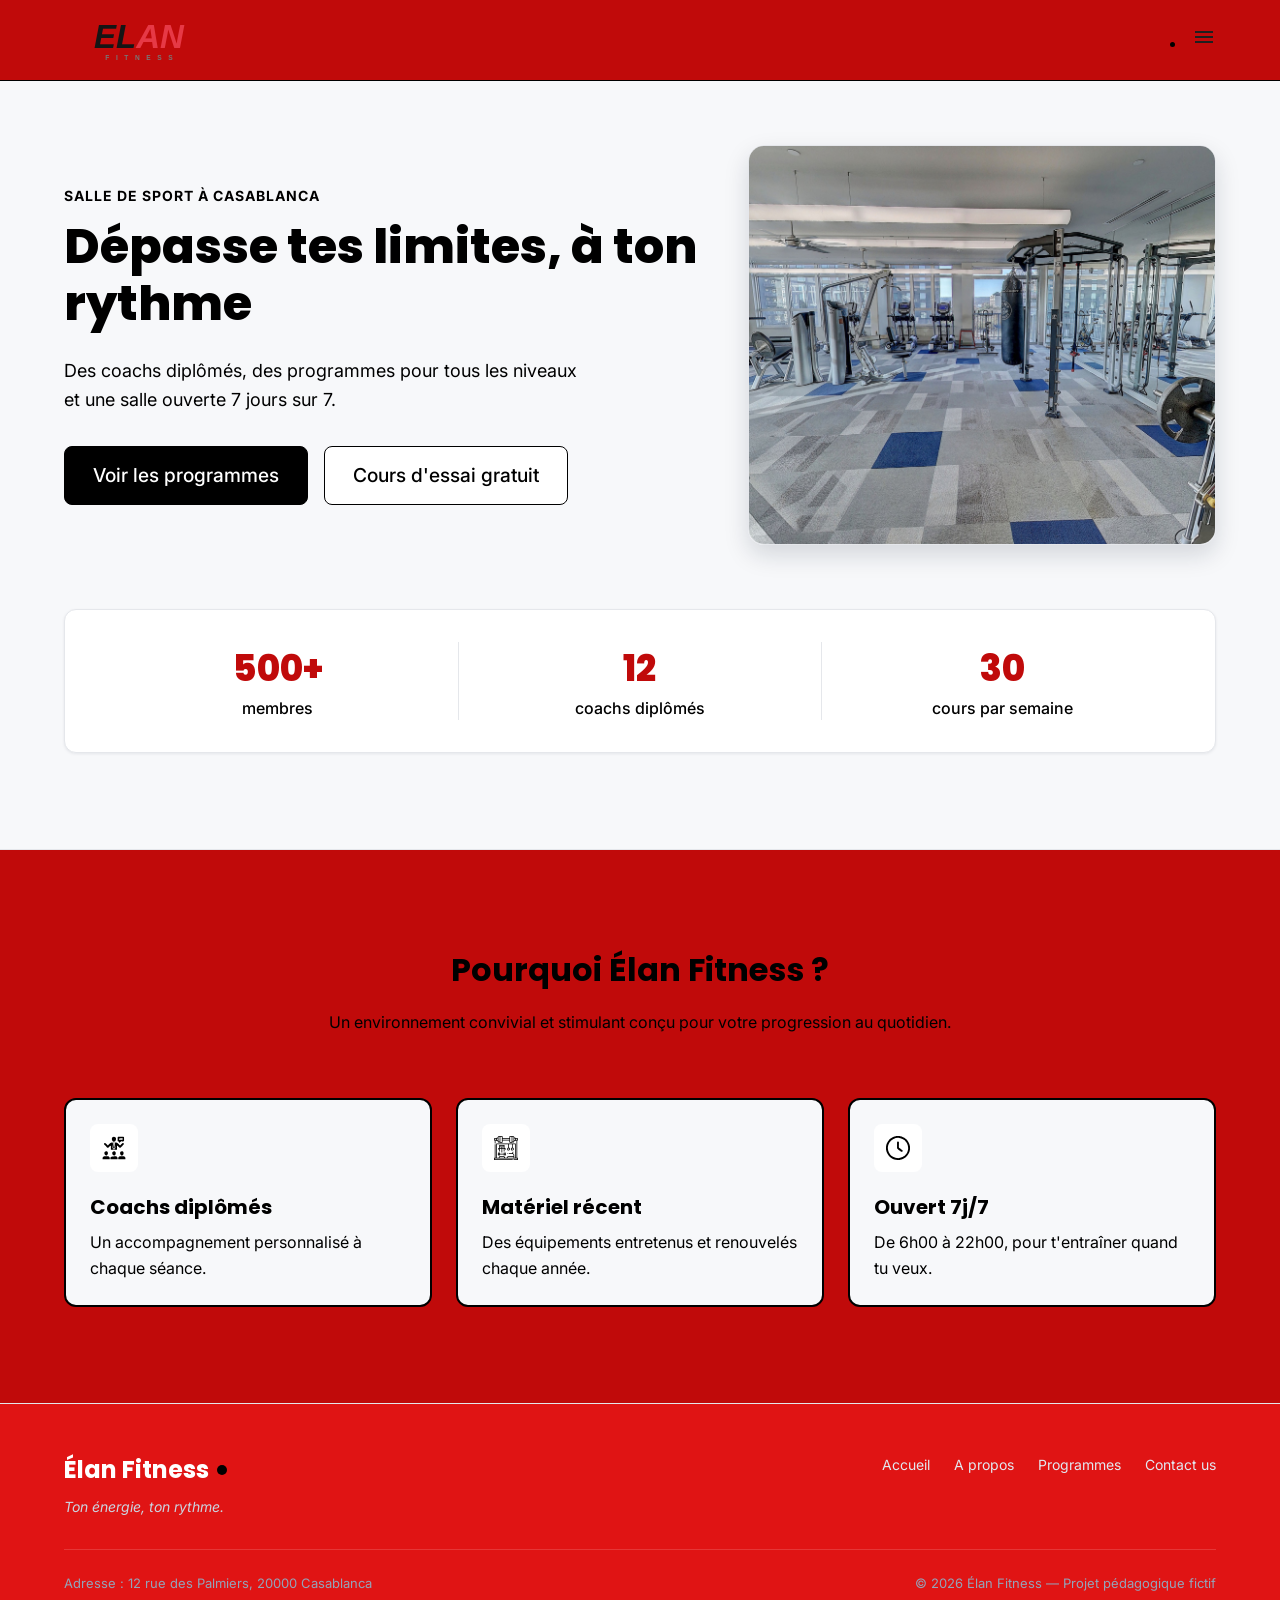
<file: index.html>
<!DOCTYPE html>
<html lang="fr">
<head>
  <meta charset="UTF-8">
  <meta name="viewport" content="width=device-width, initial-scale=1">
  <meta name="description" content="Élan Fitness, salle de sport à Casablanca : musculation, yoga, cardio et boxe fitness avec des coachs diplômés. Réservez votre cours d'essai gratuit.">
  <title>Élan Fitness | Salle de sport à Casablanca</title>
  <link rel="icon" href="img/icon.svg">

  <link rel="preconnect" href="https://fonts.googleapis.com">
  <link rel="preconnect" href="https://fonts.gstatic.com" crossorigin>
  <link href="https://fonts.googleapis.com/css2?family=Inter:wght@400;500;600&family=Poppins:wght@600;700;800&display=swap" rel="stylesheet">

  <link rel="stylesheet" href="style.css">
</head>

<body>

 <header class="en-tete">
    <div class="conteneur en-tete-contenu">
      <a target = "#accueil" href ="index.html" class="logo-link">
      <img src="img/icon.svg" alt="Logo Élan Fitness" class="logo-image"
      width="150" height="150">
      

         <nav aria-label="Navigation principale">
          <ul class="sidebar-menu">
          <li><a target = "#accueil" href ="index.html">Accueil</a></li>
          <li><a target = "#a-propos" href ="about.html" >À propos</a></li>
          <li><a target = "#programmes" href ="program.html" >Programmes</a></li>
          <li><a target = "#contact" href ="contactus.html" >Contact Us</a></li>
          <li onclick=hideSidebar()><a href="#"><svg xmlns="http://www.w3.org/2000/svg" height="24px" viewBox="0 -960 960 960" width="24px" fill="#1f1f1f"><path d="m256-200-56-56 224-224-224-224 56-56 224 224 224-224 56 56-224 224 224 224-56 56-224-224-224 224Z"/></svg>
        </ul>
          <li onclick=showSideBar()><a href="#" ><svg xmlns="http://www.w3.org/2000/svg" height="24px" viewBox="0 -960 960 960" width="24px" fill="#1f1f1f"><path d="M120-240v-80h720v80H120Zm0-200v-80h720v80H120Zm0-200v-80h720v80H120Z"/></svg></a></li>
        </ul>
      </nav>
    </div>
  </header>

  <main>

    <section id="accueil" class="hero">
      <div class="conteneur">

        <div class="hero-contenu">
          <div class="hero-texte">
            <p class="sur-titre">Salle de sport à Casablanca</p>
            <h1>Dépasse tes limites, à ton rythme</h1>
            <p class="hero-description">
              Des coachs diplômés, des programmes pour tous les niveaux et une salle ouverte 7 jours sur 7.
            </p>
            <div class="boutons">
              <a href="#programmes" class="bouton bouton-principal">Voir les programmes</a>
              <a href="#contact" class="bouton bouton-secondaire">Cours d'essai gratuit</a>
            </div>
          </div>

          <img class="hero-image" src="img/hero.jpg" alt="Des personnes s'entraînent dans une salle de sport lumineuse à Casablanca">
        </div>

        <div class="chiffres">
          <div class="chiffre">
            <p class="chiffre-nombre">500+</p>
            <p>membres</p>
          </div>
          <div class="chiffre">
            <p class="chiffre-nombre">12</p>
            <p>coachs diplômés</p>
          </div>
          <div class="chiffre">
            <p class="chiffre-nombre">30</p>
            <p>cours par semaine</p>
          </div>
        </div>

      </div>
    </section>

    <section class="section section-blanche">
      <div class="conteneur">

        <div class="section-titre">
          <h2>Pourquoi Élan Fitness ?</h2>
          <p>Un environnement convivial et stimulant conçu pour votre progression au quotidien.</p>
        </div>

        <div class="cartes">
          <article class="carte carte-avantage">
            <div class="icone"><img src="img/icone-coach.svg" alt=""></div>
            <h3>Coachs diplômés</h3>
            <p>Un accompagnement personnalisé à chaque séance.</p>
          </article>

          <article class="carte carte-avantage">
            <div class="icone"><img src="img/icone-materiel.svg" alt=""></div>
            <h3>Matériel récent</h3>
            <p>Des équipements entretenus et renouvelés chaque année.</p>
          </article>

          <article class="carte carte-avantage">
            <div class="icone"><img src="img/icone-horloge.svg" alt=""></div>
            <h3>Ouvert 7j/7</h3>
            <p>De 6h00 à 22h00, pour t'entraîner quand tu veux.</p>
          </article>
        </div>

      </div>
    </section>

  </main>

  <footer class="pied-de-page">
    <div class="conteneur">

      <div class="pied-haut">
        <div>
          <p class="logo logo-clair">Élan Fitness</p>
          <p class="slogan">Ton énergie, ton rythme.</p>
        </div>

        <nav aria-label="Navigation du pied de page">
          <ul class="menu menu-pied">
          <li><a target="#acceuil" href="index.html">Accueil</a></li>
          <li><a target="#a-propos" href="about.html"> A propos</a></li>
          <li><a target="#programmes" href="program.html">Programmes</a></li>
          <li><a target="#contactus" href="contactus.html">Contact us</a></li>
          </ul>
        </nav>
      </div>

      <div class="pied-bas">
        <p>Adresse : 12 rue des Palmiers, 20000 Casablanca</p>
        <p>&copy; 2026 Élan Fitness — Projet pédagogique fictif</p>
      </div>

    </div>
  </footer>
<script>
  function showSideBar() {
    const sidebarMenu = document.querySelector('.sidebar-menu');
    sidebarMenu.style.display = 'flex'
  }

  function hideSidebar() {
    const sidebarMenu = document.querySelector('.sidebar-menu');
    sidebarMenu.style.display = 'none'
  }

</script>
</body>
</html>
</file>
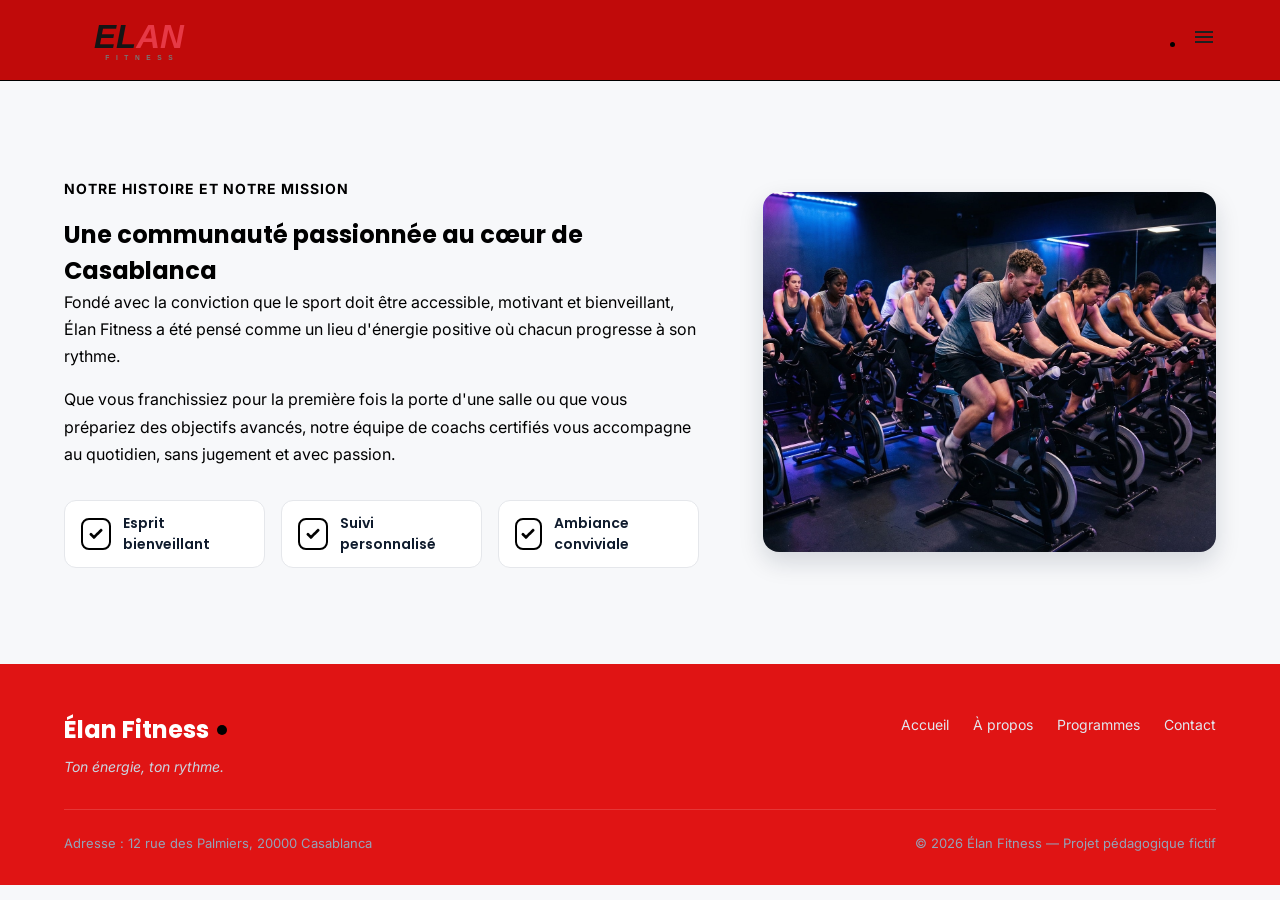
<file: about.html>
<!DOCTYPE html>
<html lang="fr">
<head>
  <meta charset="UTF-8">
  <meta name="viewport" content="width=device-width, initial-scale=1">
  <meta name="description" content="Élan Fitness, salle de sport à Casablanca : musculation, yoga, cardio et boxe fitness avec des coachs diplômés. Réservez votre cours d'essai gratuit.">
  <title>À propos | Élan Fitness, salle de sport à Casablanca</title>
  <link rel="icon" href="img/icon.svg" type="image/svg+xml">

  <link rel="preconnect" href="https://fonts.googleapis.com">
  <link rel="preconnect" href="https://fonts.gstatic.com" crossorigin>
  <link href="https://fonts.googleapis.com/css2?family=Inter:wght@400;500;600&family=Poppins:wght@600;700;800&display=swap" rel="stylesheet">

  <link rel="stylesheet" href="style.css">
</head>

<body>

  <header class="en-tete">
    <div class="conteneur en-tete-contenu">
      <a href="index.html" class="logo-link" aria-label="Élan Fitness, retour à l'accueil">
        <img src="img/icon.svg" alt="Logo Élan Fitness" class="logo-image" width="150" height="150">
      </a>

      <nav aria-label="Navigation principale">
          <ul class="sidebar-menu">
          <li><a target = "#accueil" href ="index.html">Accueil</a></li>
          <li><a target = "#a-propos" href ="about.html" >À propos</a></li>
          <li><a target = "#programmes" href ="program.html" >Programmes</a></li>
          <li><a target = "#contact" href ="contactus.html" >Contact Us</a></li>
          <li onclick=hideSidebar()><a href="#"><svg xmlns="http://www.w3.org/2000/svg" height="24px" viewBox="0 -960 960 960" width="24px" fill="#1f1f1f"><path d="m256-200-56-56 224-224-224-224 56-56 224 224 224-224 56 56-224 224 224 224-56 56-224-224-224 224Z"/></svg>
        </ul>
          <li onclick=showSideBar()><a href="#" ><svg xmlns="http://www.w3.org/2000/svg" height="24px" viewBox="0 -960 960 960" width="24px" fill="#1f1f1f"><path d="M120-240v-80h720v80H120Zm0-200v-80h720v80H120Zm0-200v-80h720v80H120Z"/></svg></a></li>
        </ul>
      </nav>
    </div>
  </header>

  <main>
    <section id="a-propos" class="section">
      <div class="conteneur apropos-contenu">

        <div class="apropos-texte">
          <p class="sur-titre">Notre histoire et notre mission</p>
          <h1>Une communauté passionnée au cœur de Casablanca</h1>
          <p>
            Fondé avec la conviction que le sport doit être accessible, motivant et bienveillant,
            Élan Fitness a été pensé comme un lieu d'énergie positive où chacun progresse à son rythme.
          </p>
          <p>
            Que vous franchissiez pour la première fois la porte d'une salle ou que vous prépariez des
            objectifs avancés, notre équipe de coachs certifiés vous accompagne au quotidien, sans
            jugement et avec passion.
          </p>

          <ul class="valeurs">
            <li class="valeur">
              <div class="icone icone-petite"><img src="img/icone-check.svg" alt=""></div>
              <span>Esprit bienveillant</span>
            </li>
            <li class="valeur">
              <div class="icone icone-petite"><img src="img/icone-check.svg" alt=""></div>
              <span>Suivi personnalisé</span>
            </li>
            <li class="valeur">
              <div class="icone icone-petite"><img src="img/icone-check.svg" alt=""></div>
              <span>Ambiance conviviale</span>
            </li>
          </ul>
        </div>

        <img class="apropos-image" src="img/equipe.jpg" alt="L'équipe de coachs d'Élan Fitness réunie dans la salle">

      </div>
    </section>
  </main>

  <footer class="pied-de-page">
    <div class="conteneur">

      <div class="pied-haut">
        <div>
          <p class="logo logo-clair">Élan Fitness</p>
          <p class="slogan">Ton énergie, ton rythme.</p>
        </div>

        <nav aria-label="Navigation du pied de page">
          <ul class="menu menu-pied">
            <li><a href="index.html">Accueil</a></li>
            <li><a href="about.html">À propos</a></li>
            <li><a href="program.html">Programmes</a></li>
            <li><a href="contactus.html">Contact</a></li>
          </ul>
        </nav>
      </div>

      <div class="pied-bas">
        <p>Adresse : 12 rue des Palmiers, 20000 Casablanca</p>
        <p>&copy; 2026 Élan Fitness — Projet pédagogique fictif</p>
      </div>

    </div>
  </footer>

  <script>
  function showSideBar() {
    const sidebarMenu = document.querySelector('.sidebar-menu');
    sidebarMenu.style.display = 'flex'
  }

  function hideSidebar() {
    const sidebarMenu = document.querySelector('.sidebar-menu');
    sidebarMenu.style.display = 'none'
  }
</script>

</body>
</html>
</file>
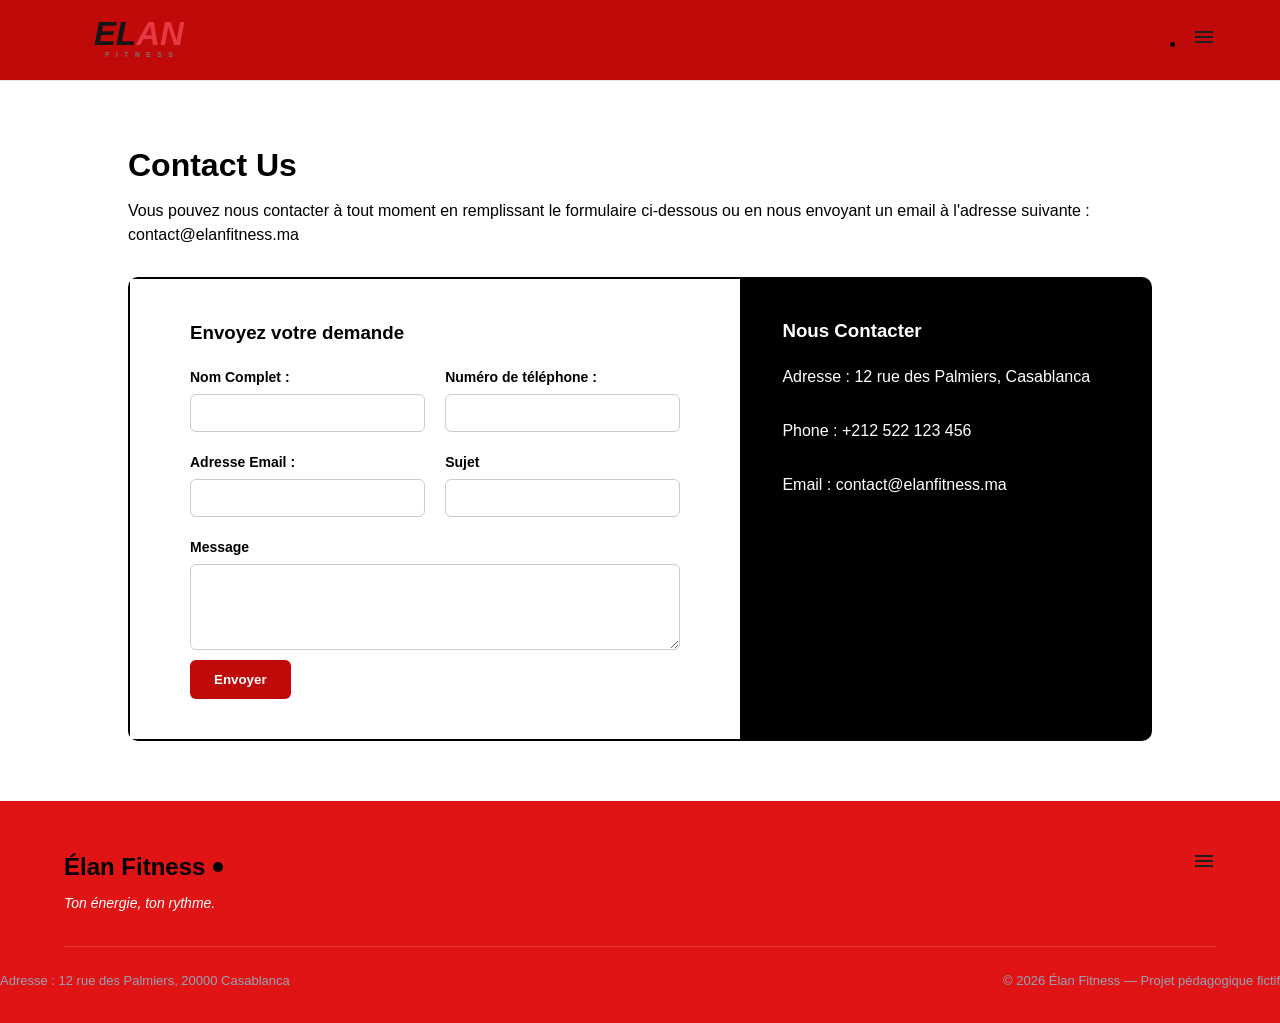
<file: contactus.html>
<!DOCTYPE html>
<html lang="fr">
<head>
  <meta charset="UTF-8">
 <meta name="viewport" content="width=device-width, initial-scale=1">
  <title>Élan Fitness | Salle de sport à Casablanca</title>
    <link rel="icon" href="img/icon.svg">

  <link rel="stylesheet" href="contactus.css">
</head>
<body>

 <header class="en-tete">
    <div class="conteneur en-tete-contenu">
      <a target = "#accueil" href ="index.html" class="logo-link">
      <img src="img/icon.svg" alt="Logo Élan Fitness" class="logo-image"
      width="150" height="150">
      

                <nav aria-label="Navigation principale">
          <ul class="sidebar-menu">
          <li><a target = "#accueil" href ="index.html">Accueil</a></li>
          <li><a target = "#a-propos" href ="about.html" >À propos</a></li>
          <li><a target = "#programmes" href ="program.html" >Programmes</a></li>
          <li><a target = "#contact" href ="contactus.html" >Contact Us</a></li>
          <li onclick=hideSidebar()><a href="#"><svg xmlns="http://www.w3.org/2000/svg" height="24px" viewBox="0 -960 960 960" width="24px" fill="#1f1f1f"><path d="m256-200-56-56 224-224-224-224 56-56 224 224 224-224 56 56-224 224 224 224-56 56-224-224-224 224Z"/></svg>
        </ul>
          <li onclick=showSideBar()><a href="#" ><svg xmlns="http://www.w3.org/2000/svg" height="24px" viewBox="0 -960 960 960" width="24px" fill="#1f1f1f"><path d="M120-240v-80h720v80H120Zm0-200v-80h720v80H120Zm0-200v-80h720v80H120Z"/></svg></a></li>
        </ul>
      </nav>
      
    </div>
  </header>

  <main class="container"> 
    <h1>Contact Us</h1>
    <p>Vous pouvez nous contacter à tout moment en remplissant le formulaire ci-dessous ou en nous envoyant un email à l'adresse suivante : contact@elanfitness.ma</p>

    <div class="contact-box">
   
      <div class="contact-left">
        <h3>Envoyez votre demande</h3>
        <form>
          <div class="input-row">
            <div class="input-group">
              <label for="name">Nom Complet :</label>
              <input type="text" id="name">
            </div>
            <div class="input-group">
              <label for="phone">Numéro de téléphone :</label>
              <input type="text" id="phone">
            </div>
          </div>

          <div class="input-row">
            <div class="input-group">
              <label for="email">Adresse Email :</label>
              <input type="email" id="email">
            </div>
            <div class="input-group">
              <label for="subject">Sujet</label>
              <input type="text" id="subject">
            </div>
          </div>

          <div class="input-group">
            <label for="message">Message</label>
            <textarea id="message" rows="4"></textarea>
          </div>

          <button type="submit" class="btn-send">Envoyer</button>
        </form>
      </div>

     
      <div class="contact-right">
        <h3>Nous Contacter</h3>
        <p>Adresse : 12 rue des Palmiers, Casablanca</p>
        <p>Phone : +212 522 123 456</p>
        <p>Email : contact@elanfitness.ma</p>
      </div>
    </div>
  </main>

  <footer class="pied-de-page">
    <div class="conteneur">
      <div class="pied-haut">
        <div>
          <p class="logo logo-clair">Élan Fitness</p>
          <p class="slogan">Ton énergie, ton rythme.</p>
        </div>
        <nav aria-label="Navigation principale">
          <ul class="sidebar-menu">
          <li><a target = "#accueil" href ="index.html">Accueil</a></li>
          <li><a target = "#a-propos" href ="about.html" >À propos</a></li>
          <li><a target = "#programmes" href ="program.html" >Programmes</a></li>
          <li><a target = "#contact" href ="contactus.html" >Contact Us</a></li>
          <li onclick=hideSidebar()><a href="#"><svg xmlns="http://www.w3.org/2000/svg" height="24px" viewBox="0 -960 960 960" width="24px" fill="#1f1f1f"><path d="m256-200-56-56 224-224-224-224 56-56 224 224 224-224 56 56-224 224 224 224-56 56-224-224-224 224Z"/></svg>
        </ul>
          <li onclick=showSideBar()><a href="#" ><svg xmlns="http://www.w3.org/2000/svg" height="24px" viewBox="0 -960 960 960" width="24px" fill="#1f1f1f"><path d="M120-240v-80h720v80H120Zm0-200v-80h720v80H120Zm0-200v-80h720v80H120Z"/></svg></a></li>
        </ul>
      </nav>
    </div>
  </header>

      </div>
      <div class="pied-bas">
        <p>Adresse : 12 rue des Palmiers, 20000 Casablanca</p>
        <p>&copy; 2026 Élan Fitness — Projet pédagogique fictif</p>
      </div>
    </div>
  </footer>
<script>
  function showSideBar() {
    const sidebarMenu = document.querySelector('.sidebar-menu');
    sidebarMenu.style.display = 'flex'
  }

  function hideSidebar() {
    const sidebarMenu = document.querySelector('.sidebar-menu');
    sidebarMenu.style.display = 'none'
  }
</script>
</body>
</html>
</file>
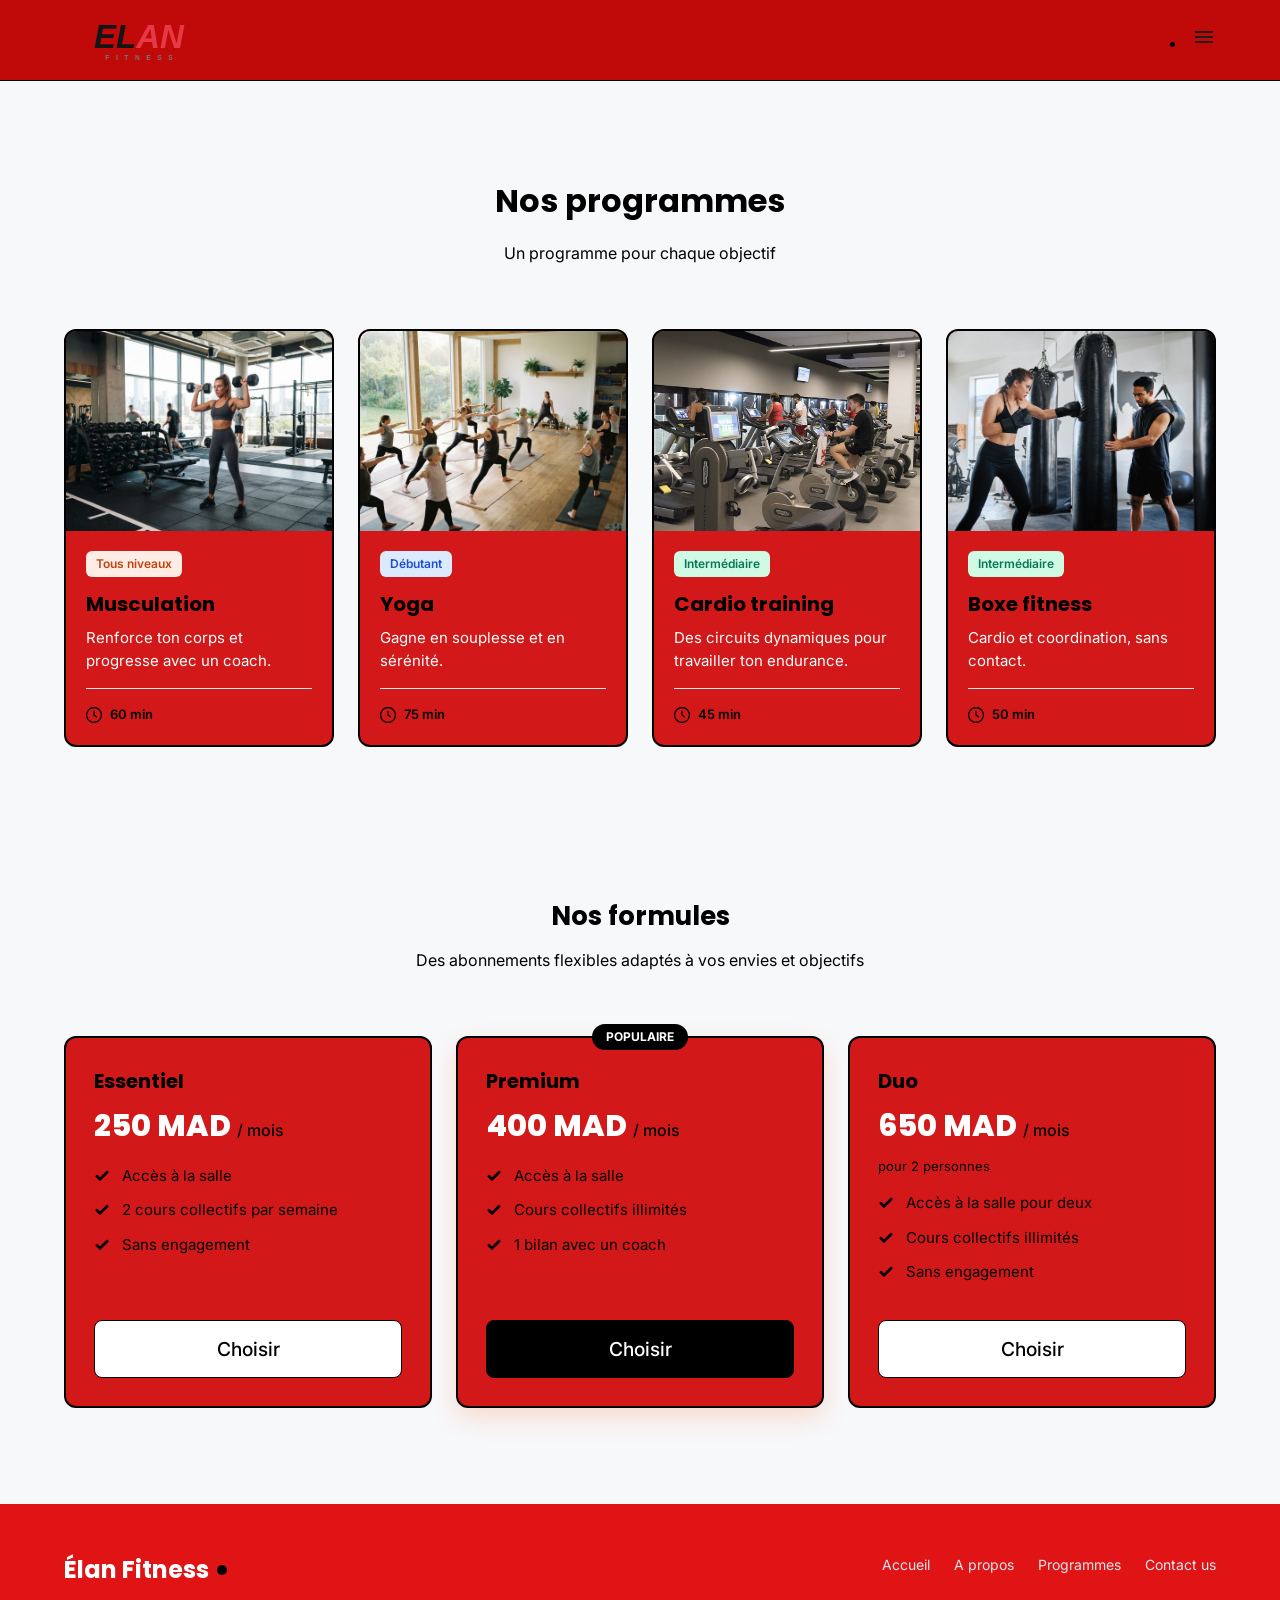
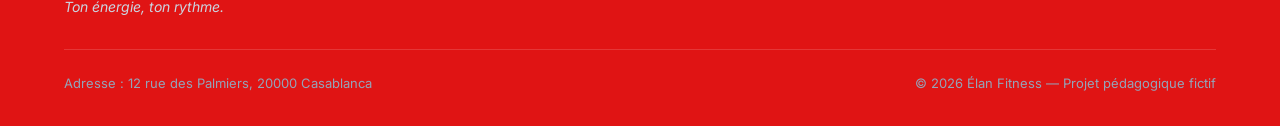
<file: program.html>
<!DOCTYPE html>
<html lang="fr">
<head>
  <meta charset="UTF-8">
 <meta name="viewport" content="width=device-width, initial-scale=1">
  <meta name="description" content="Élan Fitness, salle de sport à Casablanca : musculation, yoga, cardio et boxe fitness avec des coachs diplômés. Réservez votre cours d'essai gratuit.">
  <title>Élan Fitness | Salle de sport à Casablanca</title>
    <link rel="icon" href="img/icon.svg">

  <link rel="preconnect" href="https://fonts.googleapis.com">
  <link rel="preconnect" href="https://fonts.gstatic.com" crossorigin>
  <link href="https://fonts.googleapis.com/css2?family=Inter:wght@400;500;600&family=Poppins:wght@600;700;800&display=swap" rel="stylesheet">

  <link rel="stylesheet" href="style.css">
</head>

<body>

  <header class="en-tete">
    <div class="conteneur en-tete-contenu">
      <a target = "#accueil" href ="index.html" class="logo-link">
      <img src="img/icon.svg" alt="Logo Élan Fitness" class="logo-image"
      width="150" height="150">
      

         <nav aria-label="Navigation principale">
          <ul class="sidebar-menu">
          <li><a target = "#accueil" href ="index.html">Accueil</a></li>
          <li><a target = "#a-propos" href ="about.html" >À propos</a></li>
          <li><a target = "#programmes" href ="program.html" >Programmes</a></li>
          <li><a target = "#contact" href ="contactus.html" >Contact Us</a></li>
          <li onclick=hideSidebar()><a href="#"><svg xmlns="http://www.w3.org/2000/svg" height="24px" viewBox="0 -960 960 960" width="24px" fill="#1f1f1f"><path d="m256-200-56-56 224-224-224-224 56-56 224 224 224-224 56 56-224 224 224 224-56 56-224-224-224 224Z"/></svg>
        </ul>
          <li onclick=showSideBar()><a href="#" ><svg xmlns="http://www.w3.org/2000/svg" height="24px" viewBox="0 -960 960 960" width="24px" fill="#1f1f1f"><path d="M120-240v-80h720v80H120Zm0-200v-80h720v80H120Zm0-200v-80h720v80H120Z"/></svg></a></li>
        </ul>
      </nav>
    </div>
  </header>
  
<section id="programmes" class="section">
      <div class="conteneur">

        <div class="section-titre">
          <h2>Nos programmes</h2>
          <p>Un programme pour chaque objectif</p>
        </div>

        <div class="cartes">

          <article class="carte carte-programme">
            <img src="img/musculation.jpg" alt="Une sportive soulève des haltères dans l'espace musculation">
            <div class="programme-corps">
              <span class="etiquette etiquette-orange">Tous niveaux</span>
              <h3>Musculation</h3>
              <p>Renforce ton corps et progresse avec un coach.</p>
              <p class="duree"><img src="img/icone-duree.svg" alt="">60 min</p>
            </div>
          </article>

          <article class="carte carte-programme">
            <img src="img/yoga.jpg" alt="Un groupe pratique le yoga sur des tapis dans une salle lumineuse">
            <div class="programme-corps">
              <span class="etiquette etiquette-bleue">Débutant</span>
              <h3>Yoga</h3>
              <p>Gagne en souplesse et en sérénité.</p>
              <p class="duree"><img src="img/icone-duree.svg" alt="">75 min</p>
            </div>
          </article>

          <article class="carte carte-programme">
            <img src="img/cardio.jpg" alt="Des sportifs suivent un circuit de cardio training avec des kettlebells">
            <div class="programme-corps">
              <span class="etiquette etiquette-verte">Intermédiaire</span>
              <h3>Cardio training</h3>
              <p>Des circuits dynamiques pour travailler ton endurance.</p>
              <p class="duree"><img src="img/icone-duree.svg" alt="">45 min</p>
            </div>
          </article>

          <article class="carte carte-programme">
            <img src="img/boxe.jpg" alt="Une sportive frappe un sac de frappe pendant un cours de boxe fitness">
            <div class="programme-corps">
              <span class="etiquette etiquette-verte">Intermédiaire</span>
              <h3>Boxe fitness</h3>
              <p>Cardio et coordination, sans contact.</p>
              <p class="duree"><img src="img/icone-duree.svg" alt="">50 min</p>
            </div>
          </article>

        </div>

        <div class="formules">

          <div class="section-titre">
            <h3>Nos formules</h3>
            <p>Des abonnements flexibles adaptés à vos envies et objectifs</p>
          </div>

          <div class="cartes">

            <article class="carte formule">
              <h4>Essentiel</h4>
              <p class="prix">250 MAD <span>/ mois</span></p>
              <ul class="formule-liste">
                <li>Accès à la salle</li>
                <li>2 cours collectifs par semaine</li>
                <li>Sans engagement</li>
              </ul>
              <a href="#contact" class="bouton bouton-secondaire">Choisir</a>
            </article>

            <article class="carte formule formule-populaire">
              <p class="badge-populaire">Populaire</p>
              <h4>Premium</h4>
              <p class="prix">400 MAD <span>/ mois</span></p>
              <ul class="formule-liste">
                <li>Accès à la salle</li>
                <li>Cours collectifs illimités</li>
                <li>1 bilan avec un coach</li>
              </ul>
              <a href="#contact" class="bouton bouton-principal">Choisir</a>
            </article>

            <article class="carte formule">
              <h4>Duo</h4>
              <p class="prix">650 MAD <span>/ mois</span></p>
              <p class="prix-note">pour 2 personnes</p>
              <ul class="formule-liste">
                <li>Accès à la salle pour deux</li>
                <li>Cours collectifs illimités</li>
                <li>Sans engagement</li>
              </ul>
              <a href="#contact" class="bouton bouton-secondaire">Choisir</a>
            </article>

          </div>
        </div>

      </div>
    </section>

  </main>

  <footer class="pied-de-page">
    <div class="conteneur">

      <div class="pied-haut">
        <div>
          <p class="logo logo-clair">Élan Fitness</p>
          <p class="slogan">Ton énergie, ton rythme.</p>
        </div>

        <nav aria-label="Navigation du pied de page">
          <ul class="menu menu-pied">
          <li><a target="#acceuil" href="index.html">Accueil</a></li>
          <li><a target="#a-propos" href="about.html"> A propos</a></li>
          <li><a target="#programmes" href="program.html">Programmes</a></li>
          <li><a target="#concactus" href="contactus.html">Contact us</a></li>
          </ul>
        </nav>
      </div>

      <div class="pied-bas">
        <p>Adresse : 12 rue des Palmiers, 20000 Casablanca</p>
        <p>&copy; 2026 Élan Fitness — Projet pédagogique fictif</p>
      </div>

    </div>
  </footer>

  <script>
  function showSideBar() {
    const sidebarMenu = document.querySelector('.sidebar-menu');
    sidebarMenu.style.display = 'flex'
  }

  function hideSidebar() {
    const sidebarMenu = document.querySelector('.sidebar-menu');
    sidebarMenu.style.display = 'none'
  }
</script>

</body>
</html>
</file>
<file: style.css>
* {
  box-sizing: border-box;
  margin: 0;
  padding: 0;
}

html {
  scroll-behavior: smooth;
}

body {
  font-family: 'Inter', Arial, sans-serif;
  font-size: 16px;
  line-height: 1.5;
  color: #000000;
  background-color: #F7F8FA;
}

.sidebar-menu a {
  font-family: 'Inter', Arial, sans-serif;
  display: flex;
  font-weight: bold;
  line-height: 5;
  justify-content: center;
  align-items: center;
  font-size: 16px;
  color: #000000;
}

h1, h2, h3, h4 {
  font-family: 'Poppins', Arial, sans-serif;
  color: #000000;
}

a {
  color: inherit;
  text-decoration: none;
}

ul {
  list-style: none;
}

img {
  display: block;
  max-width: 100%;
}

a:focus-visible,
overton:focus-visible {
  outline: 3px solid #FF6B2C;
  outline-offset: 2px;
}

.conteneur {
  width: 100%;
  max-width: 1200px;
  margin: 0 auto;
  padding: 0 24px;
}

.section {
  padding: 96px 0;
}

.section-blanche {
  background-color: #c00a0a;
  border-top: 1px solid #E5E7EB;
  border-bottom: 1px solid #E5E7EB;
}

.section-titre {
  max-width: 640px;
  color: #000000;
  margin: 0 auto 64px;
  text-align: center;
}

.section-titre h2 {
  font-size: 32px;
  margin-bottom: 16px;
}

.section-titre h3 {
  font-size: 26px;
  margin-bottom: 12px;
}

.section-titre p {
  color: #fafbfa;
  color: #000000;
}

.sur-titre {
  font-size: 14px;
  font-weight: bold;
  color: #000000;
  text-transform: uppercase;
  letter-spacing: 1px;
  margin-bottom: 12px;
}

.bouton {
  display: inline-block;
  padding: 14px 28px;
  border-radius: 8px;
  font-size: 16px;
  font-weight: 600;
  text-align: center;
  cursor: pointer;
}

.bouton-principal {
  background-color: #000000;
  border: 1px solid #000000;
  font-size: 1.2rem;
  font-weight: 500;
  cursor: pointer;
  transition: 150ms ease-in-out;
  color: #FFFFFF;
}

.bouton-principal:hover {
  background-color: #000000;
  scale: 1.05;
}

.bouton-secondaire {
  background-color: #ffffff;
  font-size: 1.2rem;
  font-weight: 500;
  cursor: pointer;
  transition: 150ms ease-in-out;
  color: #FFFFFF;
  border: 1px solid #000000;
  color: #000000;
}

.bouton-secondaire:hover {
  background-color: #ffffff;
  scale: 1.05;
}

.cartes {
  display: flex;
  gap: 24px;
}

.carte {
  flex: 1;
  background-color: #d21818;
  border: 2px solid #000000;
  border-radius: 12px;
  box-shadow: 0 1px 3px rgba(247, 245, 245, 0.08);
}

.carte:hover {
  scale: 1.05;
}

.icone {
  width: 48px;
  height: 48px;
  background-color: #ffffff;
  border-radius: 8px;
  display: flex;
  align-items: center;
  justify-content: center;
}

.icone img {
  width: 24px;
  height: 24px;
}

.icone-petite {
  width: 32px;
  height: 32px;
  border: 2px solid #000000;
}

.icone-petite img {
  width: 16px;
  height: 16px;
}

.en-tete {
  position: sticky;
  top: 0;
  z-index: 10;
  background-color: #c00a0a;
  border-bottom: 1px solid #000000;
}

.en-tete-contenu {
  height: 80px;
  display: flex;
  align-items: center;
  justify-content: space-between;
}

.logo {
  display: flex;
  align-items: center;
  font-family: 'Poppins', Arial, sans-serif;
  font-size: 24px;
  font-weight: 700;
  color: #ffffff;
}

.logo::after {
  content: "";
  width: 10px;
  height: 10px;
  margin-left: 8px;
  background-color: #000000;
  border-radius: 50%;
}

.menu {
  display: flex;
  gap: 32px;
}

.menu a {
  font-weight: 500;
  padding-bottom: 4px;
  border-bottom: 2px solid transparent;
}

.menu a:hover {
  color: #f9f8f8;
}

.menu .lien-actif {
  color: #000000;
  font-weight: 600;
  border-bottom-color: #000000;
}

.hero {
  padding: 64px 0 96px;
}

.hero-contenu {
  display: flex;
  align-items: center;
  gap: 32px;
}

.hero-texte {
  flex: 7;
}

.hero-texte h1 {
  font-size: 48px;
  font-weight: 800;
  line-height: 1.2;
  margin-bottom: 24px;
}

.hero-description {
  max-width: 520px;
  font-size: 18px;
  line-height: 1.6;
  color: #000000;
  margin-bottom: 32px;
}

.boutons {
  display: flex;
  flex-wrap: wrap;
  gap: 16px;
}

.hero-image {
  flex: 5;
  min-width: 0;
  height: 400px;
  object-fit: cover;
  border-radius: 16px;
  border: 1px solid #E5E7EB;
  box-shadow: 0 10px 25px rgba(15, 27, 45, 0.15);
}

.chiffres {
  display: flex;
  margin-top: 64px;
  padding: 32px;
  background-color: #FFFFFF;
  border: 1px solid #E5E7EB;
  border-radius: 12px;
  box-shadow: 0 1px 3px rgba(15, 27, 45, 0.08);
}

.chiffre {
  flex: 1;
  text-align: center;
  font-weight: 500;
  color: #000000;
}

.chiffre + .chiffre {
  border-left: 1px solid #E5E7EB;
}

.chiffre-nombre {
  font-family: 'Poppins', Arial, sans-serif;
  font-size: 36px;
  font-weight: 800;
  color: #c00a0a;
}

.carte-avantage {
  padding: 24px;
  background-color: #F7F8FA;
  box-shadow: none;
}

.carte-avantage .icone {
  margin-bottom: 20px;
}

.carte-avantage h3 {
  font-size: 20px;
  margin-bottom: 8px;
}

.carte-avantage p {
  color: #000000;
  line-height: 1.6;
}

.apropos-contenu {
  display: flex;
  align-items: center;
  gap: 64px;
}

.apropos-texte {
  flex: 7;
}

.apropos-texte h2 {
  font-size: 36px;
  line-height: 1.2;
  margin-bottom: 20px;
}

.apropos-texte p {
  color: #000000;
  line-height: 1.7;
  margin-bottom: 16px;
}

.valeurs {
  display: flex;
  gap: 16px;
  margin-top: 32px;
}

.valeur {
  flex: 1;
  display: flex;
  align-items: center;
  gap: 12px;
  padding: 12px 16px;
  background-color: #FFFFFF;
  border: 1px solid #E5E7EB;
  border-radius: 12px;
  font-family: 'Poppins', Arial, sans-serif;
  font-size: 14px;
  font-weight: 600;
  color: #0F1B2D;
}

.apropos-image {
  flex: 5;
  min-width: 0;
  height: 360px;
  object-fit: cover;
  border-radius: 16px;
  box-shadow: 0 10px 25px rgba(15, 27, 45, 0.15);
}

.carte-programme {
  display: flex;
  flex-direction: column;
  overflow: hidden;
}

.carte-programme > img {
  width: 100%;
  height: 200px;
  object-fit: cover;
}

.programme-corps {
  flex: 1;
  display: flex;
  flex-direction: column;
  padding: 20px;
}

.programme-corps h3 {
  font-size: 20px;
  margin-bottom: 8px;
}

.programme-corps p {
  font-size: 15px;
  color: #ffffff;
}

.etiquette {
  align-self: flex-start;
  padding: 4px 10px;
  margin-bottom: 12px;
  border-radius: 6px;
  font-size: 12px;
  font-weight: 600;
}

.etiquette-orange {
  background-color: #FFEDE5;
  color: #C2410C;
}

.etiquette-bleue {
  background-color: #DBEAFE;
  color: #1D4ED8;
}

.etiquette-verte {
  background-color: #D1FAE5;
  color: #047857;
}

.programme-corps .duree {
  display: flex;
  align-items: center;
  gap: 8px;
  margin-top: auto;
  padding-top: 16px;
  border-top: 1px solid #E5E7EB;
  font-size: 13px;
  font-weight: 600;
  color: #000000;
}

.programme-corps h3 + p {
  margin-bottom: 16px;
}

.duree img {
  width: 16px;
  height: 16px;
}

.formules {
  margin-top: 150px;
}

.formule {
  position: relative;
  display: flex;
  flex-direction: column;
  padding: 28px;
}

.formule h4 {
  font-size: 20px;
}

.prix {
  margin: 8px 0 16px;
  font-family: 'Poppins', Arial, sans-serif;
  font-size: 30px;
  font-weight: 800;
  color: #ffffff;
}

.prix span {
  font-family: 'Inter', Arial, sans-serif;
  font-size: 16px;
  font-weight: 500;
  color: #000000;
}

.prix-note {
  margin: -8px 0 16px;
  font-size: 13px;
  color: #000000;
}

.formule-liste {
  flex: 10;
  margin-bottom: 24px;
}

.formule-liste li {
  padding-left: 28px;
  margin-bottom: 12px;
  font-size: 15px;
  background-image: url('img/icone-check.svg');
  background-repeat: no-repeat;
  background-position: left center;
  background-size: 16px;
}

.formule .bouton {
  display: block;
}

.formule-populaire {
  border: 2px solid #000000;
  box-shadow: 0 10px 25px rgba(255, 107, 44, 0.2);
}

.badge-populaire {
  position: absolute;
  top: -14px;
  left: 50%;
  transform: translateX(-50%);
  padding: 4px 14px;
  background-color: #000000;
  border-radius: 999px;
  font-size: 12px;
  font-weight: 700;
  text-transform: uppercase;
  color: #FFFFFF;
}

.pied-de-page {
  padding: 48px 0 32px;
  background-color: #e01414;
  color: #FFFFFF;
}

.pied-haut {
  display: flex;
  justify-content: space-between;
  align-items: flex-start;
  padding-bottom: 32px;
  border-bottom: 1px solid rgba(255, 255, 255, 0.15);
}

.logo-clair {
  color: #FFFFFF;
}

.sidebar-menu {
  position: fixed;
  top: 0;
  right: 0;
  height: 100vh;
  width: 250px;
  z-index: 999;
  background-color: #c00a0a;
  box-shadow: -2px 0 5px rgba(0, 0, 0, 0.1);
  display: none;
  flex-direction: column;
  align-items: flex-start;
  justify-content: flex-start;
}

.sidebar-menu li {
  width: 100%;
}

.sidebar-menu a {
  width: 100%;
}

.sidebar-menu a:hover {
  color: #ffffff;
}

.slogan {
  margin-top: 8px;
  font-size: 14px;
  font-style: italic;
  color: #CBD5E1;
}

.menu-pied {
  gap: 24px;
}

.menu-pied a {
  font-size: 14px;
  font-weight: 400;
  color: #E2E8F0;
}

.pied-bas {
  display: flex;
  justify-content: space-between;
  margin-top: 24px;
  font-size: 13px;
  color: #94A3B8;
}

@media (max-width: 1023px) {
  .hero-contenu,
  .apropos-contenu,
  .cartes,
  .valeurs {
    flex-direction: column;
    gap: 24px;
  }

  .chiffres {
    flex-direction: column;
    gap: 16px;
  }

  .chiffre + .chiffre {
    border-left: none;
    border-top: 1px solid #E5E7EB;
    padding-top: 16px;
  }

  .pied-haut,
  .pied-bas {
    flex-direction: column;
    align-items: center;
    text-align: center;
    gap: 16px;
  }

  .en-tete-contenu {
    height: auto !important;
    padding: 14px 20px;
    flex-direction: column;
    gap: 12px;
  }

  .menu {
    flex-wrap: wrap;
    justify-content: center;
    gap: 10px 16px; /* Fixed '16xp' syntax error */
  }
}


@media (max-width: 767px) {
  .container {
    width: 90%;
  }

  .contact-box {
    flex-direction: column;
  }

  .contact-left, 
  .contact-right {
    width: 100%;
  }
}
</file>
<file: contactus.css>
* {
  box-sizing: border-box;
  margin: 0;
  padding: 0;
}

html {
  scroll-behavior: smooth;
}

body {
  font-family: 'Inter', Arial, sans-serif;
  font-size: 16px;
  line-height: 1.5;
  color: #000000;
  background-color: #ffffff;
}

a {
  color: inherit;
  text-decoration: none;
}

ul {
  list-style: none;
}

.conteneur {
  width: 100%;
  max-width: 1200px;
  margin: 0 auto;
  padding: 0 24px;
}

/* Header */
.en-tete {
  position: sticky;
  top: 0;
  z-index: 10;
  background-color: #c00a0a;
  border-bottom: 1px solid #E5E7EB;
}

.en-tete-contenu {
  height: 80px;
  display: flex;
  align-items: center;
  justify-content: space-between;
}

.logo {
  display: flex;
  align-items: center;
  font-family: 'Poppins', Arial, sans-serif;
  font-size: 24px;
  font-weight: 700;
  color: #fdfdfd;
}

.logo::after {
  content: "";
  width: 10px;
  height: 10px;
  margin-left: 8px;
  background-color: #000000;
  border-radius: 50%;
}

.menu {
  display: flex;
  gap: 32px;
}

.menu a {
  font-weight: 500;
  padding-bottom: 4px;
  border-bottom: 2px solid transparent;
}

.menu a:hover {
  color: #000000;
}

.menu .lien-actif {
  color: #000000;
  font-weight: 600;
  border-bottom-color: #000000;
}

.container {
  width: 80%;
  margin: 60px auto;
}

h1 {
  margin-bottom: 10px; 
}

.container p {
  margin-bottom: 30px;
}

.contact-box {
  background: #fff;
  display: flex;
  border-radius: 10px;
  overflow: hidden;
  box-shadow: 0 4px 12px rgba(252, 252, 252, 0.08);
}

.contact-left {
  flex-basis: 60%;
  border: 2px solid #000000;
  padding: 40px 60px;
}

.contact-right {
  flex-basis: 40%;
  padding: 40px;
  background: #000000;
  color: #fff;
}

.contact-left h3, .contact-right h3 {
  margin-bottom: 20px;
}

.input-row {
  display: flex;
  gap: 20px;
  margin-bottom: 20px;
}

.input-group {
  flex: 1;
  display: flex;
  border: 1px #000000;
  flex-direction: column;
}

.input-group label {
  font-weight: 600;
  margin-bottom: 6px;
  border: 1px #000000;
  font-size: 14px;
}

.input-group input, 
.input-group textarea {
  width: 100%;
  padding: 10px 12px;
  border: 1px solid #ccc;
  border-radius: 6px;
  font-family: inherit;
  font-size: 14px;
}

.sidebar-menu a {
  font-family: 'Inter', Arial, sans-serif;
  display: flex;
  font-weight: bold;
  line-height: 5;
  justify-content: center;
  align-items: center;
  font-size: 16px;
  color: #000000;
}

.sidebar-menu {
  position: fixed;
  top: 0;
  right: 0;
  height: 100vh;
  width: 250px;
  z-index: 999;
  background-color: #c00a0a;
  box-shadow: -2px 0 5px rgba(0, 0, 0, 0.1);
  display: none;
  flex-direction: column;
  align-items: flex-start;
  justify-content: flex-start;
}

.sidebar-menu li {
  width: 100%;
}

.sidebar-menu a {
  width: 100%;
}

.sidebar-menu a:hover {
  color: #ffffff;
}

.btn-send {
  background-color: #c00a0a;
  color: #FFFFFF;
  border: none;
  padding: 12px 24px;
  border-radius: 6px;
  font-weight: 600;
  cursor: pointer;
  margin-top: 10px;
}

.btn-send:hover {
  background-color: #000000;
  scale: 1.05;
}

.pied-de-page {
  padding: 48px 0 32px;
  background-color: #e01414;
  color: #e01414;
}

.pied-haut {
  display: flex;
  justify-content: space-between;
  align-items: flex-start;
  padding-bottom: 32px;
  border-bottom: 1px solid rgba(255, 255, 255, 0.15);
}

.logo-clair {
  color: #010101;
}

.slogan {
  margin-top: 8px;
  font-size: 14px;
  font-style: italic;
  color: #ffffff;
}

.menu-pied {
  gap: 24px;
}

.menu-pied a {
  font-size: 14px;
  font-weight: 400;
  color: #ffffff;
}

.pied-bas {
  display: flex;
  justify-content: space-between;
  margin-top: 24px;
  font-size: 13px;
  color: #94A3B8;
}

@media (max-width: 1023px) {
  .hero-contenu,
  .apropos-contenu,
  .cartes,
  .valeurs {
    flex-direction: column;
    gap: 24px;
  }

  .chiffres {
    flex-direction: column;
    gap: 16px;
  }

  .chiffre + .chiffre {
    border-left: none;
    border-top: 1px solid #E5E7EB;
    padding-top: 16px;
  }

  .pied-haut,
  .pied-bas {
    flex-direction: column;
    align-items: center;
    text-align: center;
    gap: 16px;
  }

  .en-tete-contenu {
    height: auto !important;
    padding: 14px 20px;
    flex-direction: column;
    gap: 12px;
  }

  .menu {
    flex-wrap: wrap;
    justify-content: center;
    gap: 10px 16px; /* Fixed '16xp' syntax error */
  }
}


@media (max-width: 767px) {
  .container {
    width: 90%;
  }

  .contact-box {
    flex-direction: column;
  }

  .contact-left, 
  .contact-right {
    width: 100%;
  }
}
</file>
